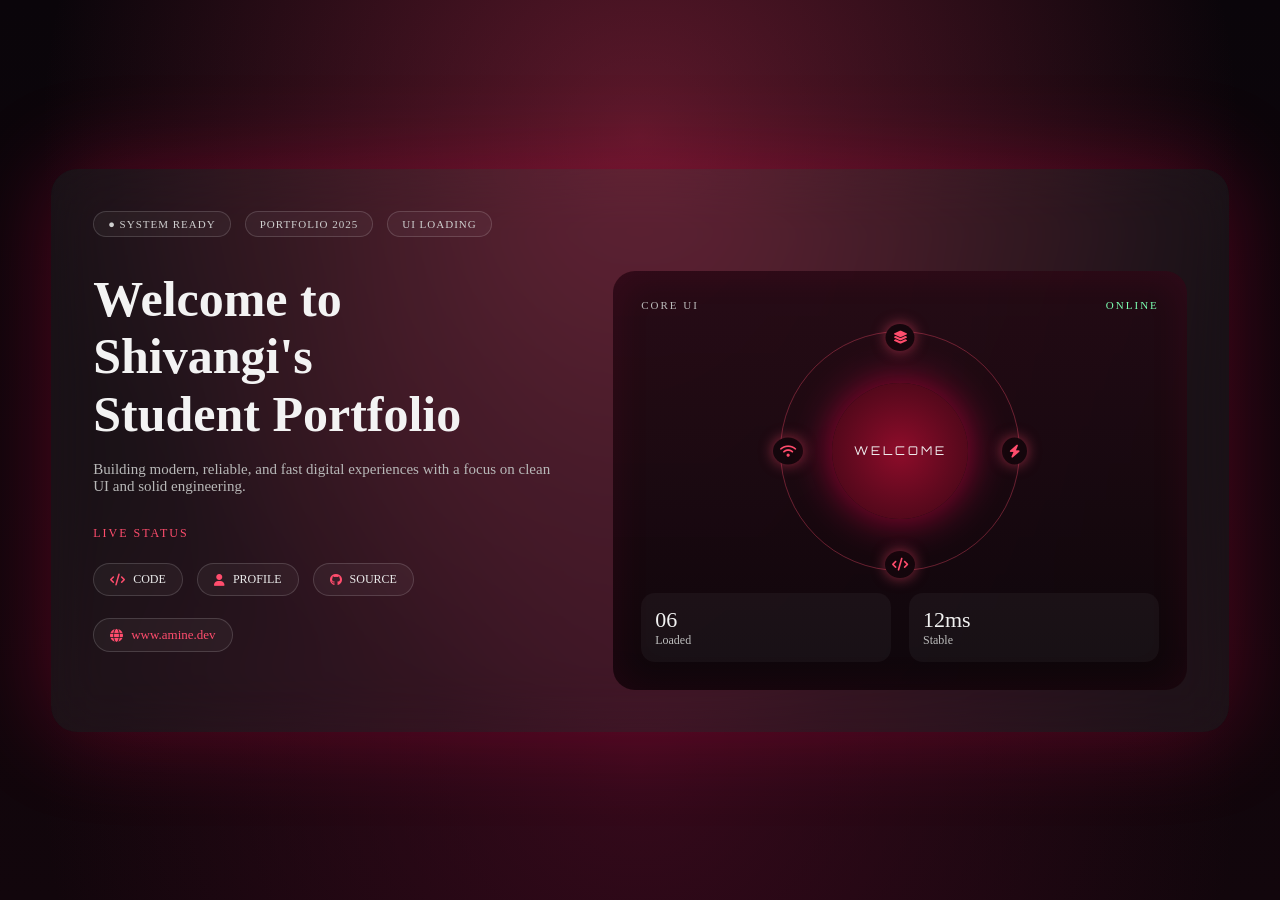
<file: index.html>
<!DOCTYPE html>
<html lang="en">
<head>
<meta charset="UTF-8">
<meta name="viewport" content="width=device-width, initial-scale=1.0">
<title>Shivangi</title>

<link rel="stylesheet" href="style.css">
<link rel="stylesheet" href="https://cdnjs.cloudflare.com/ajax/libs/font-awesome/6.5.0/css/all.min.css">

<!-- Fonts similar to original -->
<link href="https://fonts.googleapis.com/css2?family=Inter:wght@300;400;500;600&family=Orbitron:wght@500&display=swap" rel="stylesheet">
</head>

<body>

<div id="intro">
<div class="main">
    <div class="card">

        <!-- TOP TAGS -->
        <div class="top-tags">
            <span class="dot">● SYSTEM READY</span>
            <span>PORTFOLIO 2025</span>
            <span>UI LOADING</span>
        </div>

        <div class="content">

            <!-- LEFT -->
            <div class="left">
                <h1>
                    Welcome to <br>
                    Shivangi's <br>
                    Student Portfolio
                </h1>

                <p class="desc">
                    Building modern, reliable, and fast digital experiences with a
                    focus on clean UI and solid engineering.
                </p>

                <div class="live-line">
                    <span>LIVE STATUS</span>
                </div>

                <div class="buttons">
                    <div class="btn"><i class="fa-solid fa-code"></i> CODE</div>
                    <div class="btn"><i class="fa-solid fa-user"></i> PROFILE</div>
                    <div class="btn"><i class="fa-brands fa-github"></i> SOURCE</div>
                </div>

                <!-- WEBSITE LINK (LEFT / UNDER ICONS) -->
                <div class="site-link">
                    <i class="fa-solid fa-globe"></i>
                    www.amine.dev
                </div>
            </div>

            <!-- RIGHT -->
            <div class="right">

                <div class="right-head">
                    <span>CORE UI</span>
                    <span class="online">ONLINE</span>
                </div>

                <div class="orbit-box">
                    <div class="orbit">
                        <i class="fa-solid fa-layer-group i1"></i>
                        <i class="fa-solid fa-bolt i2"></i>
                        <i class="fa-solid fa-code i3"></i>
                        <i class="fa-solid fa-wifi i4"></i>
                    </div>

                    <div class="core">
                        <span>WELCOME</span>
                    </div>
                </div>

                <div class="stats">
                    <div>
                        <h4>06</h4>
                        <p>Loaded</p>
                    </div>
                    <div>
                        <h4>12ms</h4>
                        <p>Stable</p>
                    </div>
                </div>

            </div>

        </div>
    </div>
</div>
</div>


<div id="real-site" style="display: none;">
    <header>
        <div class="div-list ">
            <ul class="ul-list">
                <li class="active">
                    <i class="fa-solid fa-circle-user"></i>
                    <a href="#home">Home</a>
                </li>
                <li>
                    <i class="fa-regular fa-address-card"></i>
                    <a href="#about">About</a>
                </li>
                <li>
                    <i class="fa-regular fa-folder-open"></i>
                    <a href="#project">Projects</a>
                </li>
                <li>
                    <i class="fa-solid fa-code"></i>
                    <a href="#service">services</a>
                </li>
                <li>
                    <i class="fa-regular fa-envelope"></i>
                    <a href="#contact">Contact</a>
                </li>
            </ul>
        </div>
    </header>
    <!-- home -->
    <section class="home" id="home">
        <p class="home-p">
            <span class="home-s">. </span>Student
        Portfolio
        </p>
        <div class="home-container">
        <div class="home-section">
            <div class="info-home">
                <h1>Hi, I'm Shivangi</h1>
                <h3>Student • Learner • Dreamer</h3>
                <div class="info-p">
                   <p>I'm a curious student who loves learning, exploring new ideas, and creating meaningful things.</p>
                   <p>I'm constantly working on myself, discovering new skills, and building my future one step at a time.</p>
                   <p>Welcome to my little corner of the internet</p>
                </div>
                <div class="info-p2">
                    <p><i class="fa-solid fa-location-dot"></i> India</p>
                    <p><i class="fa-solid fa-briefcase"></i> Student</p>
                </div>
                <div class="btnn">
                    <button class="btn-home1"><i class="fa-solid fa-arrow-right"></i> Hire Me</button>
                    <button class="btn-home2"><i class="fa-solid fa-download"></i> Download CV</button>
                </div>
                <div class="hhr">
                    <hr>
                </div>
                <div class="follow">
                    <p class="followw">Follow me:</p>
                    <ul>
                        <li><a href="#"><i class="fa-brands fa-github"></i></a></li>
                        <li><a href="#"><i class="fa-brands fa-discord"></i></a></li>
                        <li><a href="#"><a href="#"><i class="fa-brands fa-linkedin"></i></a></li>
                        <li><a href="#"><i class="fa-brands fa-instagram"></i></a></li>
                    </ul>
                </div>
            </div>
          </div>
          <img src="images/home.jpg" alt="">
        </div>
    </section>
    <!-- fine home  -->
         <section class="about reveal" id="about">
        <div class="about-info">
            <div class="img-about">
                <img src="images/about.jpg" alt="">
            </div>
            <div class="info-text">
                <h5>@shivangi</h5>
                <p>Student</p>
            </div>
        </div>
        <h3>ABOUT ME</h3>
        <div class="about-info2">
            <div class="about-text">
                <p><p>Hi! I'm Shivangi, a curious student who loves learning, exploring new ideas, and growing through new experiences.</p>

<p>I'm currently focused on my studies while also exploring technology, creativity, and the things I'm passionate about.</p>

<p>I enjoy discovering new skills and turning my ideas into projects that reflect my personality and interests.</p>

<p>Right now, I'm working on:</p>

<p><span>#</span>Learning new skills and exploring technology</p>

<p><span>#</span>Building creative personal projects</p>

<p><span>#</span>Growing, learning, and creating my own path</p>
            </div>
            <div class="photo-container">
                <img src="images/about.jpg" alt="">
                <span class="tape tape1"></span>
                <span class="tape tape2"></span>
            </div>
        </div>
    </section>
     <section class="project reveal" id="project">
    <p>MY INTERESTS</p>
    <h1>Things I Love</h1>
    <hr>

    <div class="info-pro">
        <p>
            A little collection of the things I'm curious about,
            passionate about, and exploring along my journey.
        </p>
    </div>

    <div class="projects-container">

        <div class="project-card">
            <img src="images/finance.jpg" alt="Finance and Investing">
            <h3>Finance & Investing</h3>
            <p>
                Exploring financial markets, investing, business,
                wealth creation, and the fascinating world of finance.
            </p>
            <div class="skills">
                <a href="#">Finance</a>
                <a href="#">Investing</a>
                <a href="#">Markets</a>
            </div>
        </div>

        <div class="project-card">
            <img src="images/books1.jpg" alt="Books and Reading">
            <h3>Books & Reading</h3>
            <p>
                Discovering new worlds through books, collecting ideas,
                and keeping track of stories and thoughts that stay with me.
            </p>
            <div class="skills">
                <a href="#">Books</a>
                <a href="#">Reading</a>
                <a href="#">Stories</a>
            </div>
        </div>

        <div class="project-card">
            <img src="images/sketching.jpg" alt="Sketching and Art">
            <h3>Sketching & Art</h3>
            <p>
                Expressing my creativity through sketches, experimenting
                with different ideas, and turning imagination into art.
            </p>
            <div class="skills">
                <a href="#">Sketching</a>
                <a href="#">Art</a>
                <a href="#">Creativity</a>
            </div>
        </div>

        <div class="project-card">
            <img src="images/learning.jpg" alt="Technology">
            <h3>Technology & Learning</h3>
            <p>
                Learning new technologies, experimenting with ideas,
                and building things that help me grow my skills.
            </p>
            <div class="skills">
                <a href="#">Technology</a>
                <a href="#">Web</a>
                <a href="#">Learning</a>
            </div>
        </div>

        <div class="project-card">
            <img src="images/cp.jpg" alt="Personal Growth">
            <h3>Learning & Growth</h3>
            <p>
                Constantly learning, developing new skills, and exploring
                different paths that could shape my future.
            </p>
            <div class="skills">
                <a href="#">Growth</a>
                <a href="#">Skills</a>
                <a href="#">Goals</a>
            </div>
        </div>

        <div class="project-card">
            <img src="images/pro.jpg" alt="Personal Projects">
            <h3>Personal Projects</h3>
            <p>
                Turning my ideas into small creative projects and
                learning by actually building things from scratch.
            </p>
            <div class="skills">
                <a href="#">Ideas</a>
                <a href="#">Projects</a>
                <a href="#">Creativity</a>
            </div>
        </div>

    </div>
</section>
     <!-- Services Section -->
        <section id="service" class="section services reveal">
            <p>MY CORE VALUES</p>
            <h1>What I Bring</h1>
            <hr>
            <div class="container">
                <div class="services-content">
                <div class="services-grid">
                <div class="service-card">
    <div class="service-icon">
        <i class="fas fa-chart-line"></i>
    </div>
    <h3>Financial Thinking</h3>
    <p>
        Understanding markets, money, investing, and business with curiosity and logic.
    </p>
    <div class="service-features">
        <span>Finance</span>
        <span>Investing</span>
        <span>Business</span>
    </div>
</div>

<div class="service-card">
    <div class="service-icon">
        <i class="fas fa-brain"></i>
    </div>
    <h3>Critical Thinking</h3>
    <p>
        Questioning ideas, analysing problems, and looking for thoughtful solutions.
    </p>
    <div class="service-features">
        <span>Analysis</span>
        <span>Logic</span>
        <span>Problem Solving</span>
    </div>
</div>

<div class="service-card">
    <div class="service-icon">
        <i class="fas fa-mobile-alt"></i>
    </div>
    <h3>App Development</h3>
    <p>
        Exploring technology and creating useful, engaging digital experiences.
    </p>
    <div class="service-features">
        <span>Apps</span>
        <span>Technology</span>
        <span>Innovation</span>
    </div>
</div>

<div class="service-card">
    <div class="service-icon">
        <i class="fas fa-laptop-code"></i>
    </div>
    <h3>Digital Skills</h3>
    <p>
        Building confidence with modern tools, technology, and digital creativity.
    </p>
    <div class="service-features">
        <span>Technology</span>
        <span>Digital Tools</span>
        <span>Creativity</span>
    </div>
</div>

<div class="service-card">
    <div class="service-icon">
        <i class="fas fa-pen-nib"></i>
    </div>
    <h3>Creative Expression</h3>
    <p>
        Turning ideas and imagination into meaningful visual and digital work.
    </p>
    <div class="service-features">
        <span>Creativity</span>
        <span>Art</span>
        <span>Ideas</span>
    </div>
</div>

<div class="service-card">
    <div class="service-icon">
        <i class="fas fa-seedling"></i>
    </div>
    <h3>Self-Improvement</h3>
    <p>
        Continuously learning, growing, and becoming a better version of myself.
    </p>
    <div class="service-features">
        <span>Growth</span>
        <span>Learning</span>
        <span>Discipline</span>
    </div>
</div>              
                </div>
            </div>
        </section>
         <section id="contact" class="section reveal">
            <div class="container">
                <h2 class="section-title">Let's Connect</h2>
                <div class="contact-content">
                    <div class="contact-info slide-in-left">
                        <p>Have an idea, a project, or simply want to say hello? I'd love to hear from you.</p>
                        <div class="contact-details">
                            <div class="contact-item">
                                <svg width="20" height="20" viewBox="0 0 24 24" fill="currentColor">
                                    <path d="M20 4H4c-1.1 0-1.99.9-1.99 2L2 18c0 1.1.9 2 2 2h16c1.1 0 2-.9 2-2V6c0-1.1-.9-2-2-2zm0 4l-8 5-8-5V6l8 5 8-5v2z"/>
                                </svg>
                                <span>shivangiupad209@gmail.com</span>
                            </div>
                        
                            <div class="contact-item">
                                <svg width="20" height="20" viewBox="0 0 24 24" fill="currentColor">
                                    <path d="M12 2C8.13 2 5 5.13 5 9c0 5.25 7 13 7 13s7-7.75 7-13c0-3.87-3.13-7-7-7zm0 9.5c-1.38 0-2.5-1.12-2.5-2.5s1.12-2.5 2.5-2.5 2.5 1.12 2.5 2.5-1.12 2.5-2.5 2.5z"/>
                                </svg>
                                <span>India</span>
                            </div>
                        </div>
                        <div class="social-links">
                            <a href="https://www.instagram.com/jomo_s2/" class="social-link" aria-label="Instagram" target="_blank">
                                <i class="fa-brands fa-instagram"></i>
                            </a>
                            <a href="https://www.linkedin.com/in/shivangi-upadhyay-a2641242b?utm_source=share_via&utm_content=profile&utm_medium=member_android" class="social-link" aria-label="LinkedIn" target="_blank">
                                <svg width="24" height="24" viewBox="0 0 24 24" fill="currentColor">
                                    <path d="M20.447 20.452h-3.554v-5.569c0-1.328-.027-3.037-1.852-3.037-1.853 0-2.136 1.445-2.136 2.939v5.667H9.351V9h3.414v1.561h.046c.477-.9 1.637-1.85 3.37-1.85 3.601 0 4.267 2.37 4.267 5.455v6.286zM5.337 7.433c-1.144 0-2.063-.926-2.063-2.065 0-1.138.92-2.063 2.063-2.063 1.14 0 2.064.925 2.064 2.063 0 1.139-.925 2.065-2.064 2.065zm1.782 13.019H3.555V9h3.564v11.452zM22.225 0H1.771C.792 0 0 .774 0 1.729v20.542C0 23.227.792 24 1.771 24h20.451C23.2 24 24 23.227 24 22.271V1.729C24 .774 23.2 0 22.222 0h.003z"/>
                                </svg>
                            </a>
                            
                        </div>
                    </div>
                    <div class="contact-form slide-in-right">
                        <form id="contact-form">
                            <div class="form-group">
                                <input type="text" placeholder="Your Name" required name="user_name">
                            </div>
                            <div class="form-group">
                                <input type="email" placeholder="Your Email" required name="user_email">
                            </div>
                            <div class="form-group">
                                <textarea name="message" placeholder="Your Message" rows="5" required></textarea>
                            </div>
                            <button type="submit" class="btn">Let's talk</button>
                        </form>
                    </div>
                </div>
            </div>
        </section>

</div>
<script src="script.js"></script>
</body>
</html>
</file>
<file: style.css>
* {
    margin: 0;
    padding: 0;
    box-sizing: border-box;
}

body {
    background:
        radial-gradient(circle at 50% 15%, rgba(160,40,70,.55), transparent 60%),
        radial-gradient(circle at 50% 85%, rgba(60,10,30,.85), transparent 60%),
        linear-gradient(180deg, #0a050a, #12060c);
    color: #eaeaea;
    margin: 0;
}


#intro {
    height: 100vh;
    display: flex;
    justify-content: center;
    align-items: center;
}


.main {
    width: 92%;
    max-width: 1200px;
}

.card {
    background: rgba(255,255,255,0.05);
    border-radius: 26px;
    padding: 42px;
    backdrop-filter: blur(28px);
    box-shadow: 0 0 90px rgba(255,0,80,.28);
}

.top-tags {
    display: flex;
    gap: 14px;
    margin-bottom: 34px;
}

.top-tags span {
    font-size: 11px;
    padding: 6px 14px;
    border-radius: 20px;
    background: rgba(255,255,255,0.04);
    border: 1px solid rgba(255,255,255,0.15);
    letter-spacing: 1px;
    color: #cfcfcf;
}

.dot {
    color: #ff4d6d;
}

/* CONTENT */
.content {
    display: flex;
    gap: 60px;
}

.left h1 {
    font-size: 50px;
    font-weight: 600;
    line-height: 1.15;
    color: #f3f3f3;
}

.desc {
    margin: 18px 0 28px;
    font-size: 15px;
    color: #b8b8b8;
    max-width: 460px;
}

.live-line {
    margin-bottom: 22px;
}

.live-line span {
    font-size: 12px;
    letter-spacing: 2px;
    color: #ff4d6d;
}

.buttons {
    display: flex;
    gap: 14px;
}

.btn {
    font-size: 12px;
    padding: 8px 16px;
    border-radius: 22px;
    background: rgba(255,255,255,0.04);
    border: 1px solid rgba(255,255,255,0.15);
    display: flex;
    align-items: center;
    gap: 8px;
    cursor: pointer;
    transition: .3s;
}

.btn i {
    color: #ff4d6d;
}

.btn:hover {
    background: rgba(255,77,109,0.15);
    box-shadow: 0 0 16px rgba(255,77,109,.45);
}

.site-link {
    margin-top: 22px;
    font-size: 13px;
    display: inline-flex;
    align-items: center;
    gap: 8px;
    padding: 8px 16px;
    border-radius: 30px;
    background: rgba(255,255,255,0.04);
    border: 1px solid rgba(255,255,255,0.15);
    color: #ff4d6d;
}

/* RIGHT CARD */
.right {
    flex: 1;
    background: linear-gradient(180deg, rgba(35,10,20,.9), rgba(12,6,10,.95));
    border-radius: 22px;
    padding: 28px;
    box-shadow: inset 0 0 40px rgba(255,0,80,.08);
    position: relative;
}

.right-head {
    display: flex;
    justify-content: space-between;
    font-size: 11px;
    letter-spacing: 2px;
    color: #bdbdbd;
    margin-bottom: 20px;
}

.online {
    color: #7cffb2;
}

/* ORBIT */
.orbit-box {
    width: 240px;
    height: 240px;
    margin: auto;
    position: relative;
}

.orbit {
    position: absolute;
    inset: 0;
    border-radius: 50%;
    border: 1px solid rgba(255,77,109,.35);
    animation: spin 16s linear infinite;
}

.orbit i {
    position: absolute;
    background: #14060c;
    color: #ff4d6d;
    padding: 7px;
    border-radius: 50%;
    box-shadow: 0 0 14px rgba(255,77,109,.55);
    font-size: 13px;
}

.i1 { top: -8px; left: 50%; transform: translateX(-50%); }
.i2 { right: -8px; top: 50%; transform: translateY(-50%); }
.i3 { bottom: -8px; left: 50%; transform: translateX(-50%); }
.i4 { left: -8px; top: 50%; transform: translateY(-50%); }

.core {
    position: absolute;
    inset: 52px;
    border-radius: 50%;
    background: radial-gradient(circle, #8e0c2a, #3b0715);
    display: flex;
    align-items: center;
    justify-content: center;
    box-shadow: 0 0 40px rgba(255,0,80,.6);
}

.core span {
    font-family: 'Orbitron', sans-serif;
    font-size: 12px;
    letter-spacing: 3px;
    color: #f0f0f0;
}

.stats {
    display: flex;
    gap: 18px;
    margin-top: 22px;
}

.stats div {
    flex: 1;
    padding: 14px;
    background: rgba(255,255,255,0.04);
    border-radius: 14px;
    text-align: left;
}

.stats h4 {
    font-size: 22px;
    font-weight: 500;
    color: #f2f2f2;
}

.stats p {
    font-size: 12px;
    color: #bdbdbd;
}

@keyframes spin {
    from { transform: rotate(0deg); }
    to { transform: rotate(360deg); }
}

.fade-in {
    opacity: 0;
    transform: translateY(25px);
    animation: fadeInUp 0.8s ease forwards;
}

@keyframes fadeInUp {
    to {
        opacity: 1;
        transform: translateY(0);
    }
}

.smooth-out {
    animation: smoothOut 1.2s ease forwards;
}

@keyframes smoothOut {
    from {
        opacity: 1;
        transform: scale(1);
        filter: blur(0);
    }
    to {
        opacity: 0;
        transform: scale(1.1);
        filter: blur(25px);
    }
}


.from-top {
    opacity: 0;
    transform: translateY(-40px);
    animation: fromTop 0.8s ease forwards;
}
@keyframes fromTop {
    to { opacity: 1; transform: translateY(0); }
}

.from-left {
    opacity: 0;
    transform: translateX(-40px);
    animation: fromLeft 0.8s ease forwards;
}
@keyframes fromLeft {
    to { opacity: 1; transform: translateX(0); }
}

/* من اليمين */
.from-right {
    opacity: 0;
    transform: translateX(40px);
    animation: fromRight 0.8s ease forwards;
}
@keyframes fromRight {
    to { opacity: 1; transform: translateX(0); }
}

.from-bottom {
    opacity: 0;
    transform: translateY(40px);
    animation: fromBottom 0.8s ease forwards;
}
@keyframes fromBottom {
    to { opacity: 1; transform: translateY(0); }
}

/* زووم */
.zoom-in {
    opacity: 0;
    transform: scale(0.8);
    animation: zoomIn 0.8s ease forwards;
}
@keyframes zoomIn {
    to { opacity: 1; transform: scale(1); }
}

.typewriter {
    border-right: 2px solid #ff4d6d;
    white-space: nowrap;
    overflow: hidden;
}
.from-top {
    opacity: 0;
    transform: translateY(-40px);
    animation: fromTop 0.8s ease forwards;
}
.from-left {
    opacity: 0;
    transform: translateX(-40px);
    animation: fromLeft 0.8s ease forwards;
}
.from-right {
    opacity: 0;
    transform: translateX(40px);
    animation: fromRight 0.8s ease forwards;
}
.from-bottom {
    opacity: 0;
    transform: translateY(40px);
    animation: fromBottom 0.8s ease forwards;
}
.zoom-in {
    opacity: 0;
    transform: scale(0.85);
    animation: zoomIn 0.8s ease forwards;
}

@keyframes fromTop { to { opacity:1; transform:translateY(0);} }
@keyframes fromLeft { to { opacity:1; transform:translateX(0);} }
@keyframes fromRight { to { opacity:1; transform:translateX(0);} }
@keyframes fromBottom { to { opacity:1; transform:translateY(0);} }
@keyframes zoomIn { to { opacity:1; transform:scale(1);} }




header {
  position: fixed;
  top: 0;
  left: 0;
  width: 100%;
  z-index: 1000;
}

/* Container */
.header-list {
  margin: 15px 20px;
}

.div-list {
  display: flex;
  align-items: center;
  justify-content: center;
  padding: 20px 0;
}

.ul-list {
  list-style: none;
  display: flex;
  gap: 3rem;
  padding: 12px 28px;
  border-radius: 30px;

  /* DARK RED GLASS */
  background: rgba(120, 10, 25, 0.45);
  backdrop-filter: blur(12px);
  border: 1px solid rgba(255, 80, 110, 0.25);

  box-shadow: 0 8px 25px rgba(255, 0, 80, 0.25);
}

.ul-list li {
  display: flex;
  align-items: center;
  gap: 6px;
  border-radius: 25px;
  padding: 8px 14px;
  transition: 0.3s ease;
}

.ul-list li a {
  font-family: "Montserrat", sans-serif;
  text-decoration: none;
  color: #f5c7d3;
  font-size: 14px;
  transition: 0.3s;
}

/* ICONS */
.ul-list li i {
  color: #ff4d6d;
}

.ul-list li:hover {
  background: rgba(255, 80, 120, 0.25);
  box-shadow: 0 0 12px rgba(255, 80, 120, 0.4);
}

.ul-list li.active {
  background: linear-gradient(135deg, #ff4d6d, #7a0c2e);
  box-shadow: 0 0 15px rgba(255, 80, 120, 0.6);
}

.ul-list li.active a,
.ul-list li.active i {
  color: #fff;
}

.home {
  margin: 160px 200px;
  color: #f2f2f2;
}

.home-container {
  display: flex;
  gap: 6rem;
}

.home-p {
  background: rgba(255, 80, 120, 0.15);
  color: #ff9db3;
  display: inline-block;
  border-radius: 25px;
  padding: 6px 14px;
  margin-bottom: 30px;
  font-size: 14px;
}

.home-s {
  font-weight: bold;
  color: #ff4d6d;
}

.info-home h1 {
  font-size: 70px;
  font-family: "Raleway", sans-serif;
  margin-bottom: 20px;
  color: #ffffff;
}

.info-home h3 {
  font-size: 40px;
  font-family: "Playfair Display", serif;
  margin-bottom: 20px;
  color: #ff9db3;
}

/* TEXT */
.info-p {
  color: #d0d0d0;
  padding-bottom: 20px;
}

.info-p p {
  padding-bottom: 5px;
}

.info-p2 {
  display: flex;
  gap: 1rem;
  color: #cfcfcf;
  font-size: 14px;
  padding-bottom: 20px;
}

.btnn {
  display: flex;
  gap: 1rem;
  padding-bottom: 30px;
}

.btn-home1 {
  background: linear-gradient(135deg, #ff4d6d, #7a0c2e);
  color: #fff;
  border: none;
  border-radius: 12px;
  padding: 12px 18px;
  cursor: pointer;
  transition: 0.3s;
  box-shadow: 0 0 15px rgba(255, 80, 120, 0.4);
}

.btn-home1:hover {
  transform: translateY(-2px);
  box-shadow: 0 0 25px rgba(255, 80, 120, 0.6);
}

.btn-home2 {
  background: transparent;
  border: 2px solid #ff4d6d;
  border-radius: 12px;
  padding: 12px 18px;
  color: #ff4d6d;
  cursor: pointer;
  transition: 0.3s;
}

.btn-home2:hover {
  background: #ff4d6d;
  color: #fff;
}

.hhr {
  padding-bottom: 30px;
}

hr {
  width: 90%;
  border: 1px solid rgba(255, 80, 120, 0.4);
}

.follow {
  display: flex;
  gap: 1rem;
}

.follow ul {
  display: flex;
  gap: 2rem;
  font-size: 20px;
}

.follow ul li {
  list-style: none;
}

.follow ul a {
  text-decoration: none;
  color: #ff9db3;
  transition: 0.3s;
}

.follow ul a:hover {
  color: #ffffff;
  text-shadow: 0 0 10px #ff4d6d;
}

.home img {
  width: 400px;
  border-radius: 15px;
  box-shadow: 0 0 25px rgba(255, 80, 120, 0.4);
}

/* ===== PROJECT SECTION ===== */
.project {
    margin: 160px 200px;
    display: flex;
    align-items: center;
    justify-content: center;
    flex-direction: column;
    color: #f2f2f2;
}

.info-pro{
    margin-bottom: 20px;
}

.project h1 {
    font-family: "Orbitron", sans-serif;
    padding-bottom: 10px;
    color: #ff4d6d;
    letter-spacing: 1px;
}

/* SUB TEXT */
.project p {
    padding-bottom: 20px;
    font-size: 14px;
    color: #c9c9c9;
}

/* LINE */
.project hr {
    width: 80px;
    height: 3px;
    border: none;
    background: linear-gradient(90deg, #ff4d6d, #7a0c2e);
    margin-bottom: 20px;
    border-radius: 10px;
}

.info-pro {
    padding-top: 20px;
    text-align: center;
}

.info-pro p {
    padding-bottom: 10px;
    color: #bdbdbd;
}

/* PROJECT GRID */
.projects-container {
    display: grid;
    grid-template-columns: repeat(auto-fit, minmax(280px, 1fr));
    gap: 30px;
    max-width: 1100px;
    margin: auto;
}

.project-card {
    background: rgba(255, 255, 255, 0.04);
    border: 1px solid rgba(255, 80, 120, 0.25);
    padding: 22px;
    border-radius: 18px;
    backdrop-filter: blur(12px);
    box-shadow: 0 0 25px rgba(255, 80, 120, 0.15);
    transition: 0.35s ease;
}

.project-card:hover {
    transform: translateY(-8px) scale(1.02);
    box-shadow: 0 0 35px rgba(255, 80, 120, 0.45);
}

.project-card img {
    width: 100%;
    border-radius: 14px;
    margin-bottom: 15px;
    border: 1px solid rgba(255, 80, 120, 0.25);
}

.project-card h3 {
    color: #ff9db3;
    margin-bottom: 8px;
}

/* TEXT */
.project-card p {
    color: #d1d1d1;
    font-size: 0.9rem;
    margin-bottom: 15px;
}

.project-card .skills a {
    display: inline-block;
    margin: 4px 6px 0 0;
    padding: 6px 12px;
    font-size: 11px;
    border-radius: 20px;
    color: #ff9db3;
    border: 1px solid rgba(255, 80, 120, 0.4);
    background: rgba(255, 80, 120, 0.08);
}

.project-card .btns {
    display: flex;
    gap: 10px;
    margin-top: 12px;
}

.project-card .btn {
    padding: 8px 14px;
    border-radius: 20px;
    font-size: 13px;
    color: #fff;
    background: linear-gradient(135deg, #ff4d6d, #7a0c2e);
    text-decoration: none;
    transition: 0.3s ease;
}

.project-card .btn:hover {
    box-shadow: 0 0 18px rgba(255, 80, 120, 0.6);
    transform: translateY(-2px);
}

.about {
    margin: 160px 200px;
    font-family: "Poppins", sans-serif;
    color: #f2f2f2;
}

.about-info {
    display: flex;
    gap: 0.8rem;
    margin-bottom: 4rem;
    align-items: center;
}

.img-about img {
    width: 55px;
    border-radius: 50%;
    border: 2px solid rgba(255, 80, 120, 0.6);
    box-shadow: 0 0 12px rgba(255, 80, 120, 0.6);
}

.info-text {
    position: relative;
    bottom: -6px;
}

.info-text p {
    color: #cfcfcf;
    font-size: 14px;
}

.info-text h5 {
    margin-bottom: 4px;
    color: #ff9db3;
}

.about h3 {
    margin-bottom: 1rem;
    font-size: 28px;
    color: #ff4d6d;
    font-family: "Orbitron", sans-serif;
}

.about-text p {
    margin-bottom: 1rem;
    font-family: "Montserrat", sans-serif;
    color: #d2d2d2;
    line-height: 1.7;
}

.about-text span {
    color: #ff4d6d;
    font-weight: 600;
}

.about-info2 {
    display: flex;
    gap: 3rem;
    align-items: center;
}

.photo-container {
    position: relative;
    display: inline-block;
    padding: 12px;
    background: rgba(255, 255, 255, 0.04);
    border-radius: 16px;
    backdrop-filter: blur(12px);
    border: 1px solid rgba(255, 80, 120, 0.25);
    box-shadow: 0 0 25px rgba(255, 80, 120, 0.25);
}

.photo-container img {
    width: 260px;
    border-radius: 12px;
    display: block;
}

.tape {
    position: absolute;
    width: 90px;
    height: 30px;
    background: linear-gradient(145deg, #2a0b12, #14060c);
    box-shadow:
        inset 0 1px 2px rgba(255,255,255,0.15),
        inset 0 -2px 4px rgba(0,0,0,0.8),
        0 4px 12px rgba(255, 80, 120, 0.4);
    border-radius: 4px;
    opacity: 0.9;
    z-index: 2;
}

.tape::before {
    content: "";
    position: absolute;
    inset: 0;
    background: linear-gradient(
        to right,
        rgba(255,255,255,0.05),
        rgba(255,255,255,0.2),
        rgba(255,255,255,0.05)
    );
}

.tape1 {
    top: -18px;
    left: 30px;
    transform: rotate(-10deg);
}

.tape2 {
    bottom: -18px;
    right: 30px;
    transform: rotate(10deg);
}


.services::before {
    content: '';
    position: absolute;
    top: 20%;
    right: -10%;
    width: 420px;
    height: 420px;
    background: radial-gradient(circle, rgba(255, 80, 120, 0.25) 0%, transparent 70%);
    border-radius: 50%;
    filter: blur(120px);
    animation: float 8s ease-in-out infinite;
    z-index: -1;
}

/* CONTAINER */
.services-content {
    max-width: 1300px;
    margin: 0 auto;
}

.services-grid {
    display: grid !important;
    grid-template-columns: repeat(3, 1fr) !important;
    gap: 2.5rem;
    width: 100%;
}

.service-card {
    background: rgba(255, 255, 255, 0.04);
    border: 1px solid rgba(255, 80, 120, 0.25);
    border-radius: 22px;
    padding: 2.5rem;
    text-align: center;
    backdrop-filter: blur(14px);
    transition: 0.4s ease;
    position: relative;
    overflow: hidden;
    box-shadow: 0 0 25px rgba(255, 80, 120, 0.15);
}

.service-card::before {
    content: '';
    position: absolute;
    top: 0;
    left: -120%;
    width: 120%;
    height: 100%;
    background: linear-gradient(
        90deg,
        transparent,
        rgba(255, 80, 120, 0.25),
        transparent
    );
    transition: 0.6s;
}

.service-card:hover::before {
    left: 120%;
}

.service-card:hover {
    transform: translateY(-10px) scale(1.02);
    box-shadow: 0 0 40px rgba(255, 80, 120, 0.5);
}

.service-icon {
    width: 85px;
    height: 85px;
    background: linear-gradient(135deg, #ff4d6d, #7a0c2e);
    border-radius: 50%;
    display: flex;
    align-items: center;
    justify-content: center;
    margin: 0 auto 1.5rem;
    font-size: 2.2rem;
    color: #fff;
    box-shadow: 0 0 25px rgba(255, 80, 120, 0.6);
}

.section-title{
    margin-bottom: 20px;
}

.service-card h3 {
    font-size: 1.5rem;
    margin-bottom: 1rem;
    color: #ff9db3;
}

.service-card p {
    color: #d0d0d0;
    line-height: 1.6;
    margin-bottom: 1.5rem;
}

.service-features {
    display: flex;
    flex-wrap: wrap;
    gap: 0.6rem;
    justify-content: center;
}

.service-features span {
    background: rgba(255, 80, 120, 0.15);
    color: #ff9db3;
    padding: 0.35rem 0.9rem;
    border-radius: 20px;
    font-size: 0.85rem;
    border: 1px solid rgba(255, 80, 120, 0.35);
}
@keyframes float {
    0%, 100% {
        transform: translateY(0);
    }
    50% {
        transform: translateY(-20px);
    }
}

.services {
    margin: 160px 200px;
    display: flex;
    align-items: center;
    justify-content: center;
    flex-direction: column;
    color: #f2f2f2;
}

.info-pro{
    margin-bottom: 20px;
}

.services h1 {
    font-family: "Orbitron", sans-serif;
    padding-bottom: 10px;
    color: #ff4d6d;
    letter-spacing: 1px;
}

/* SUB TEXT */
.services p {
    padding-bottom: 20px;
    font-size: 14px;
    color: #c9c9c9;
}

.services hr {
    width: 80px;
    height: 3px;
    border: none;
    background: linear-gradient(90deg, #ff4d6d, #7a0c2e);
    margin-bottom: 20px;
    border-radius: 10px;
}

#contact {
  width: 100%;
  padding: 120px 0;
  display: flex;
  justify-content: center;
  align-items: center;
}

.contact-content {
  width: 100%;
  max-width: 1100px;
  display: grid;
  grid-template-columns: 1fr 1fr;
  gap: 80px;
  margin: auto;
}

.contact-info p {
  color: #cfcfcf;
  margin-bottom: 30px;
  line-height: 1.8;
}

.contact-details {
  margin-bottom: 30px;
}

.contact-item {
  display: flex;
  align-items: center;
  gap: 15px;
  margin-bottom: 20px;
  color: #d0d0d0;
}

.contact-item svg {
  color: #ff4d6d;
  filter: drop-shadow(0 0 6px rgba(255, 80, 120, 0.6));
}

.social-links {
  display: flex;
  gap: 20px;
}

.social-link {
  width: 46px;
  height: 46px;
  border-radius: 50%;
  background: rgba(255, 80, 120, 0.12);
  border: 1px solid rgba(255, 80, 120, 0.35);
  display: flex;
  align-items: center;
  justify-content: center;
  color: #ff9db3;
  transition: 0.3s ease;
}

.social-link:hover {
  transform: scale(1.15);
  color: #fff;
  box-shadow: 0 0 25px rgba(255, 80, 120, 0.6);
}

.contact-form {
  background: rgba(255, 255, 255, 0.04);
  border: 1px solid rgba(255, 80, 120, 0.25);
  border-radius: 18px;
  padding: 35px;
  backdrop-filter: blur(12px);
  box-shadow: 0 0 30px rgba(255, 80, 120, 0.25);
}

/* INPUTS */
.form-group {
  margin-bottom: 22px;
}

.form-group input,
.form-group textarea {
  width: 100%;
  padding: 15px;
  background: rgba(0, 0, 0, 0.35);
  border: 1px solid rgba(255, 80, 120, 0.3);
  border-radius: 10px;
  color: #f2f2f2;
  transition: 0.3s;
}

.form-group input:focus,
.form-group textarea:focus {
  outline: none;
  border-color: #ff4d6d;
  box-shadow: 0 0 12px rgba(255, 80, 120, 0.5);
}

.slide-in-left {
  transform: translateX(-40px);
  opacity: 0;
  transition: all 1.2s ease;
}

.slide-in-right {
  transform: translateX(40px);
  opacity: 0;
  transition: all 1.2s ease;
}

.slide-in-up {
  transform: translateY(40px);
  opacity: 0;
  transition: all 1.2s ease;
}

.glow-genz-button{
    color: #fff;
}

@media (max-width: 900px) {
  .contact-content {
    grid-template-columns: 1fr;
    gap: 50px;
    text-align: center;
  }

  .contact-item {
    justify-content: center;
  }

  .social-links {
    justify-content: center;
  }
}
</file>
